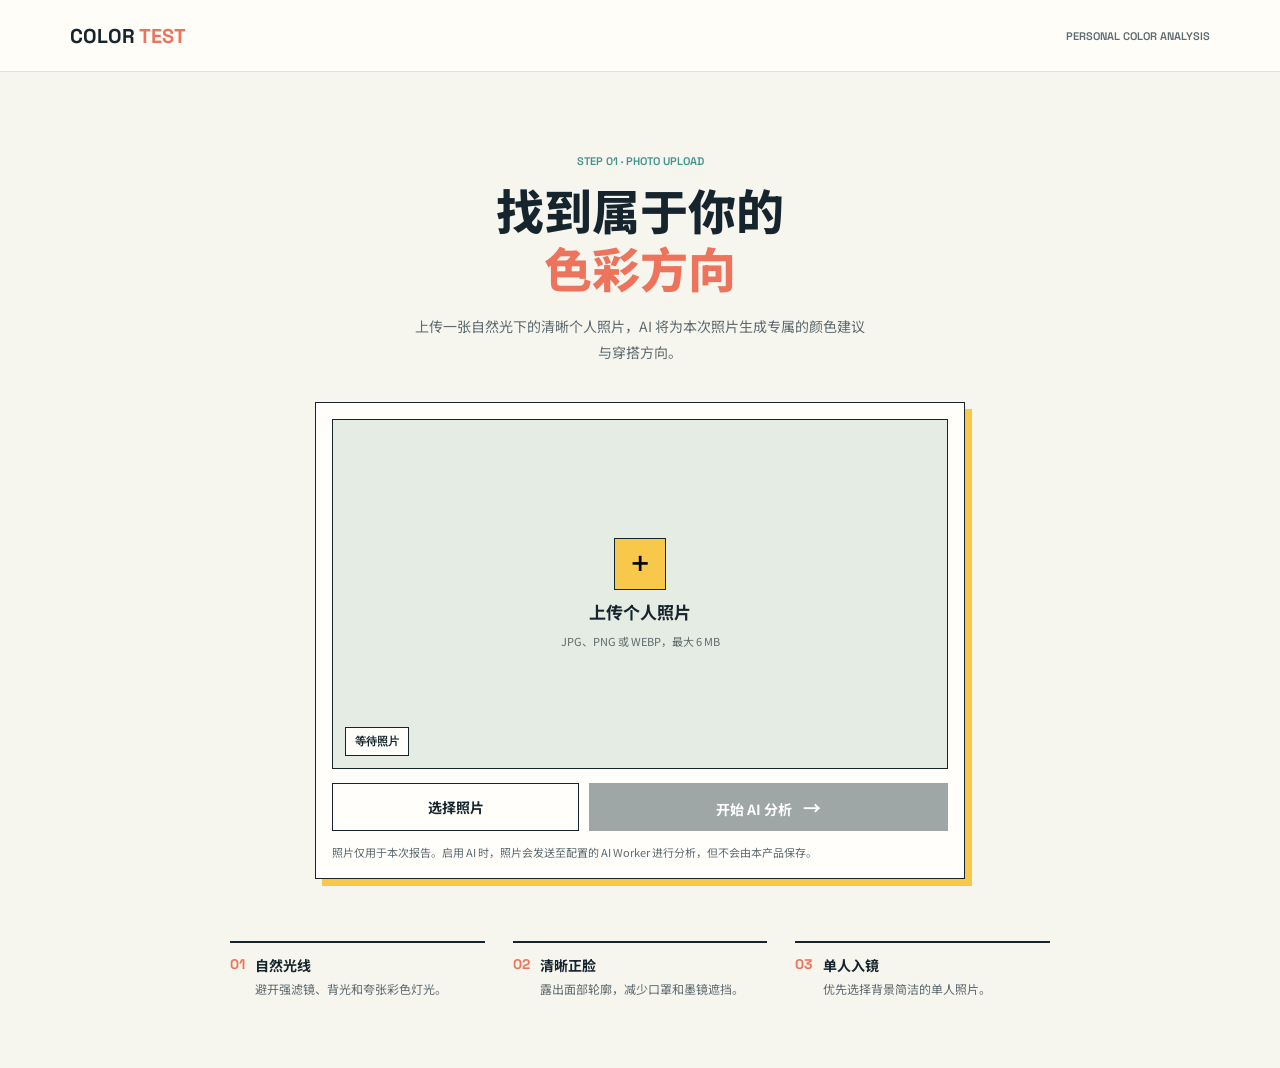
<file: index.html>
<!doctype html>
<html lang="zh-CN">
<head>
  <meta charset="UTF-8">
  <meta name="viewport" content="width=device-width, initial-scale=1.0">
  <title>Color Test | 上传照片</title>
  <link rel="preconnect" href="https://fonts.googleapis.com">
  <link rel="preconnect" href="https://fonts.gstatic.com" crossorigin>
  <link href="https://fonts.googleapis.com/css2?family=Noto+Sans+SC:wght@400;500;600;700;800&family=Space+Grotesk:wght@500;600;700&display=swap" rel="stylesheet">
  <link rel="stylesheet" href="styles.css">
</head>
<body>
  <header class="site-header"><a class="brand" href="index.html">COLOR <i>TEST</i></a><span>PERSONAL COLOR ANALYSIS</span></header>
  <main class="upload-layout">
    <section class="intro">
      <p class="kicker">STEP 01 · PHOTO UPLOAD</p>
      <h1>找到属于你的<br><em>色彩方向</em></h1>
      <p class="intro-copy">上传一张自然光下的清晰个人照片，AI 将为本次照片生成专属的颜色建议与穿搭方向。</p>
    </section>
    <section class="upload-panel" id="dropZone">
      <input id="fileInput" type="file" accept="image/jpeg,image/png,image/webp" hidden>
      <div class="image-stage">
        <img id="preview" alt="照片预览">
        <div class="upload-empty" id="emptyState">
          <button class="plus" id="plusButton" type="button" aria-label="Choose photo">+</button>
          <strong>上传个人照片</strong>
          <small>JPG、PNG 或 WEBP，最大 6 MB</small>
        </div>
        <span class="image-label" id="imageLabel">等待照片</span>
      </div>
      <div class="upload-controls">
        <button class="button button-secondary" id="chooseButton" type="button">选择照片</button>
        <button class="button button-primary" id="analyzeButton" type="button" disabled>开始 AI 分析 <b>→</b></button>
      </div>
      <p class="privacy">照片仅用于本次报告。启用 AI 时，照片会发送至配置的 AI Worker 进行分析，但不会由本产品保存。</p>
    </section>
    <section class="photo-notes" aria-label="拍摄建议">
      <article><b>01</b><div><h2>自然光线</h2><p>避开强滤镜、背光和夸张彩色灯光。</p></div></article>
      <article><b>02</b><div><h2>清晰正脸</h2><p>露出面部轮廓，减少口罩和墨镜遮挡。</p></div></article>
      <article><b>03</b><div><h2>单人入镜</h2><p>优先选择背景简洁的单人照片。</p></div></article>
    </section>
  </main>
  <script>
    const input = document.querySelector('#fileInput');
    const preview = document.querySelector('#preview');
    const empty = document.querySelector('#emptyState');
    const label = document.querySelector('#imageLabel');
    const analyze = document.querySelector('#analyzeButton');
    const dropZone = document.querySelector('#dropZone');
    const supportedTypes = new Set(['image/jpeg', 'image/png', 'image/webp']);
    let photoData = '';

    function setPhoto(file) {
      if (!file || !supportedTypes.has(file.type)) { alert('仅支持 JPG、PNG 和 WEBP 图片。'); return; }
      if (file.size > 6 * 1024 * 1024) { alert('请上传小于 6 MB 的图片。'); return; }
      const reader = new FileReader();
      reader.onload = event => {
        photoData = event.target.result;
        preview.src = photoData;
        preview.classList.add('is-visible');
        empty.hidden = true;
        label.textContent = '照片已就绪';
        analyze.disabled = false;
      };
      reader.readAsDataURL(file);
    }

    const openFilePicker = () => input.click();
    document.querySelector('#chooseButton').addEventListener('click', openFilePicker);
    document.querySelector('#plusButton').addEventListener('click', openFilePicker);
    input.addEventListener('change', event => setPhoto(event.target.files[0]));
    dropZone.addEventListener('dragover', event => { event.preventDefault(); dropZone.classList.add('is-dragging'); });
    dropZone.addEventListener('dragleave', () => dropZone.classList.remove('is-dragging'));
    dropZone.addEventListener('drop', event => { event.preventDefault(); dropZone.classList.remove('is-dragging'); setPhoto(event.dataTransfer.files[0]); });
    analyze.addEventListener('click', () => {
      if (!photoData) return;
      sessionStorage.setItem('color-test-photo', photoData);
      sessionStorage.setItem('color-test-analysis-id', String(Date.now()));
      location.href = 'analysis.html';
    });
  </script>
</body>
</html>
</file>
<file: styles.css>
:root{--ink:#16252d;--ink-soft:#5d6a70;--paper:#f6f5ee;--surface:#fffefa;--line:#dce2dc;--coral:#ed735c;--yellow:#f7c84a;--teal:#3d958c;--mint:#dcedcf}*{box-sizing:border-box}body{margin:0;background:var(--paper);color:var(--ink);font-family:"Noto Sans SC",sans-serif}button,input{font:inherit}button{cursor:pointer}.site-header{height:72px;border-bottom:1px solid var(--line);display:flex;align-items:center;justify-content:space-between;padding:0 max(24px,calc((100vw - 1140px)/2));background:rgba(255,254,250,.88)}.brand{font:700 20px "Space Grotesk",sans-serif;letter-spacing:0;text-decoration:none;color:var(--ink)}.brand i{font-style:normal;color:var(--coral)}.site-header>span,.kicker,.image-label,.result-meta,.eyebrow{font:600 11px "Space Grotesk",sans-serif;letter-spacing:0;color:var(--ink-soft)}.upload-layout,.analysis-layout{max-width:1140px;margin:0 auto;padding:82px 24px 70px}.intro{text-align:center;max-width:680px;margin:0 auto 36px}.kicker{color:var(--teal);margin:0 0 13px}.intro h1,.report-heading h1{font-size:48px;line-height:1.2;letter-spacing:0;margin:0;font-weight:800}.intro h1 em,.report-heading h1 em{color:var(--coral);font-style:normal}.intro-copy{max-width:460px;margin:18px auto 0;line-height:1.85;font-size:14px;color:var(--ink-soft)}.upload-panel{max-width:650px;margin:auto;padding:16px;border:1px solid var(--ink);background:var(--surface);box-shadow:7px 7px 0 var(--yellow);transition:.2s}.upload-panel.is-dragging{transform:translate(-2px,-2px);box-shadow:10px 10px 0 var(--teal)}.image-stage{height:350px;position:relative;overflow:hidden;background:#e5ece3;border:1px solid var(--ink)}.image-stage img{display:none;width:100%;height:100%;object-fit:cover}.image-stage img.is-visible{display:block}.upload-empty{height:100%;display:flex;flex-direction:column;justify-content:center;align-items:center;gap:9px}.plus{display:grid;place-items:center;width:52px;height:52px;background:var(--yellow);border:1px solid var(--ink);font:36px/1 "Space Grotesk",sans-serif}.upload-empty strong{font-size:17px}.upload-empty small,.privacy{font-size:11px;color:var(--ink-soft)}.image-label{position:absolute;left:12px;bottom:12px;padding:6px 9px;background:var(--surface);border:1px solid var(--ink);color:var(--ink)}.upload-controls{display:grid;grid-template-columns:1fr 1.45fr;gap:10px;margin-top:14px}.button{min-height:48px;border:1px solid var(--ink);font-size:14px;font-weight:700}.button-primary{background:var(--ink);color:#fff}.button-primary b{font-size:18px;margin-left:8px}.button-primary:disabled{border-color:#9ea7a6;background:#9ea7a6;cursor:not-allowed}.button-secondary{background:var(--surface);color:var(--ink)}.privacy{line-height:1.7;margin:12px 0 0}.photo-notes{max-width:820px;margin:62px auto 0;display:grid;grid-template-columns:repeat(3,1fr);gap:28px}.photo-notes article{display:flex;gap:10px;border-top:2px solid var(--ink);padding-top:12px}.photo-notes b{font:700 14px "Space Grotesk",sans-serif;color:var(--coral)}.photo-notes h2{font-size:14px;margin:0 0 4px}.photo-notes p{font-size:12px;line-height:1.65;color:var(--ink-soft);margin:0}.header-link{border:1px solid var(--ink);padding:7px 10px;color:var(--ink);text-decoration:none;font-size:12px;font-weight:700}.analysis-layout{padding-top:48px}.report-heading{display:flex;justify-content:space-between;align-items:end;border-bottom:1px solid var(--ink);padding-bottom:25px;margin-bottom:30px}.report-heading h1{font-size:38px}.report-heading>p{max-width:310px;margin:0;color:var(--ink-soft);font-size:12px;line-height:1.7}.analysis-grid{display:grid;grid-template-columns:330px 1fr;gap:36px}.photo-card{align-self:start;background:var(--surface);border:1px solid var(--ink);box-shadow:5px 5px 0 var(--yellow)}.card-top{display:flex;justify-content:space-between;padding:11px 12px;border-bottom:1px solid var(--ink);font-size:11px;font-weight:700}.card-top b{color:var(--coral);font:600 10px "Space Grotesk",sans-serif}.portrait-wrap{height:365px;position:relative;background:#dfe7df;overflow:hidden}.portrait-wrap img{height:100%;width:100%;object-fit:cover}.scan{position:absolute;inset:10% 0 auto;height:3px;background:var(--coral);box-shadow:0 0 12px var(--coral);animation:scan 1.25s ease-in-out infinite}@keyframes scan{50%{top:88%}}.status{position:absolute;bottom:12px;left:12px;background:var(--surface);border:1px solid var(--ink);padding:6px 8px;font-size:10px}.photo-card>p{font-size:11px;line-height:1.7;color:var(--ink-soft);padding:12px;margin:0}.profile-header{display:flex;align-items:center;gap:12px;margin-bottom:17px}.step-number{display:grid;place-items:center;flex:none;width:38px;height:38px;border:1px solid var(--ink);background:var(--yellow);font:700 15px "Space Grotesk",sans-serif}.profile-header h2{font-size:22px;margin:0}.profile-header p{font-size:11px;color:var(--ink-soft);margin:3px 0 0}.confidence{margin-left:auto;min-width:64px;text-align:center;border:1px solid var(--ink);background:var(--surface);padding:5px;font:600 10px "Space Grotesk",sans-serif}.confidence strong{font-size:17px;color:var(--coral);display:block}.summary{background:var(--mint);border:1px solid var(--ink);box-shadow:4px 4px 0 var(--teal);padding:17px;margin-bottom:24px}.summary small{font:600 10px "Space Grotesk",sans-serif}.summary h3{font-size:16px;line-height:1.65;margin:6px 0 0}.section-title{display:flex;justify-content:space-between;align-items:center;margin:24px 0 10px}.section-title h3{font-size:15px;margin:0}.traits{display:grid;grid-template-columns:repeat(4,1fr);gap:9px}.trait,.swatch,.style-card{border:1px solid var(--ink);background:var(--surface)}.trait{min-height:86px;padding:11px;box-shadow:3px 3px 0 var(--yellow)}.trait small{font-size:10px;color:var(--ink-soft)}.trait b{display:block;font-size:13px;margin-top:11px}.palette{display:grid;grid-template-columns:repeat(5,1fr);gap:9px}.swatch{padding:8px;box-shadow:3px 3px 0 var(--yellow)}.color-block{height:52px;border:1px solid var(--ink);margin-bottom:8px}.swatch b,.swatch small{display:block;font-size:10px}.swatch small{margin-top:4px;color:var(--ink-soft);font-family:"Space Grotesk",sans-serif}.styles{display:grid;grid-template-columns:1fr 1fr;gap:12px}.style-card{min-height:138px;padding:15px;position:relative;box-shadow:4px 4px 0 var(--yellow)}.style-card:first-child{background:var(--ink);color:#fff;box-shadow:4px 4px 0 var(--coral)}.style-card small{font:600 10px "Space Grotesk",sans-serif}.style-card h4{font-size:17px;margin:22px 0 6px}.style-card p{font-size:11px;line-height:1.65;margin:0;opacity:.82}.tip{display:flex;gap:12px;border-top:1px dashed var(--ink-soft);margin-top:26px;padding:15px 0}.tip b{color:var(--coral);font:700 12px "Space Grotesk",sans-serif}.tip p{font-size:12px;line-height:1.7;color:var(--ink-soft);margin:0}@media(max-width:760px){.site-header>span{display:none}.upload-layout,.analysis-layout{padding:42px 18px 60px}.intro h1{font-size:38px}.analysis-grid{grid-template-columns:1fr}.portrait-wrap{height:400px}.report-heading{display:block}.report-heading>p{margin-top:12px}.traits{grid-template-columns:1fr 1fr}.palette{grid-template-columns:repeat(3,1fr)}}@media(max-width:480px){.site-header{padding:0 16px}.upload-controls,.styles{grid-template-columns:1fr}.photo-notes{grid-template-columns:1fr;gap:16px;margin-top:44px}.profile-header h2{font-size:18px}.profile-header p{display:none}.image-stage{height:310px}.palette{grid-template-columns:repeat(2,1fr)}}
</file>
